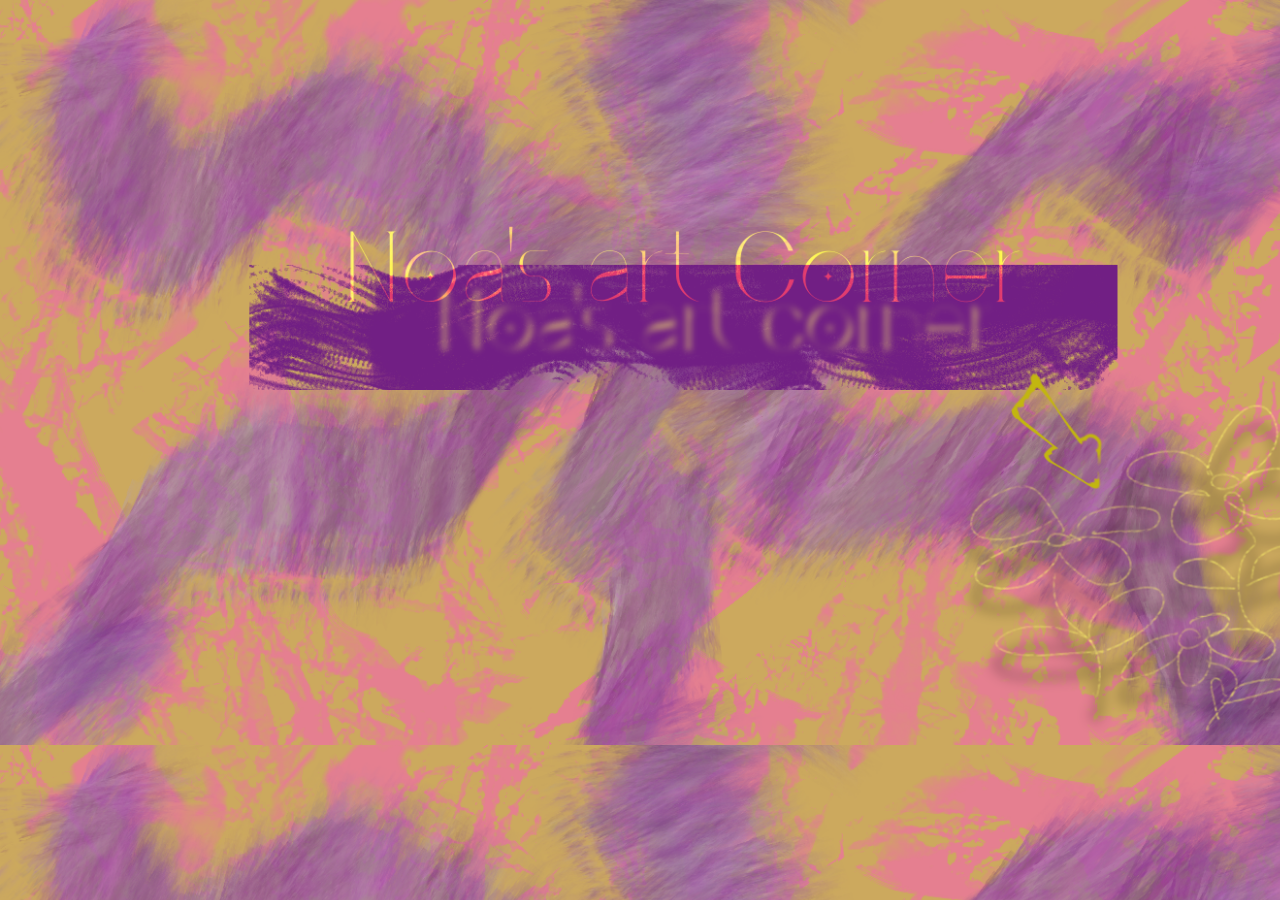
<file: index.html>
<!DOCTYPE html>
<html lang="en" dir="ltr">
  <head>
    <meta charset="utf-8">
    <title></title>
    <link rel="stylesheet" href="style.css">
  </head>
  <body>

    <div class="flip-box">
  <div class="flip-box-inner">
    <div class="flip-box-front">
    </div>
    <div class="flip-box-back">
       <a href="Home.html">
         <div class="box">
           The Box
         </div>
       </a>
    </div>
  </div>
</div>



  </body>
</html>
</file>
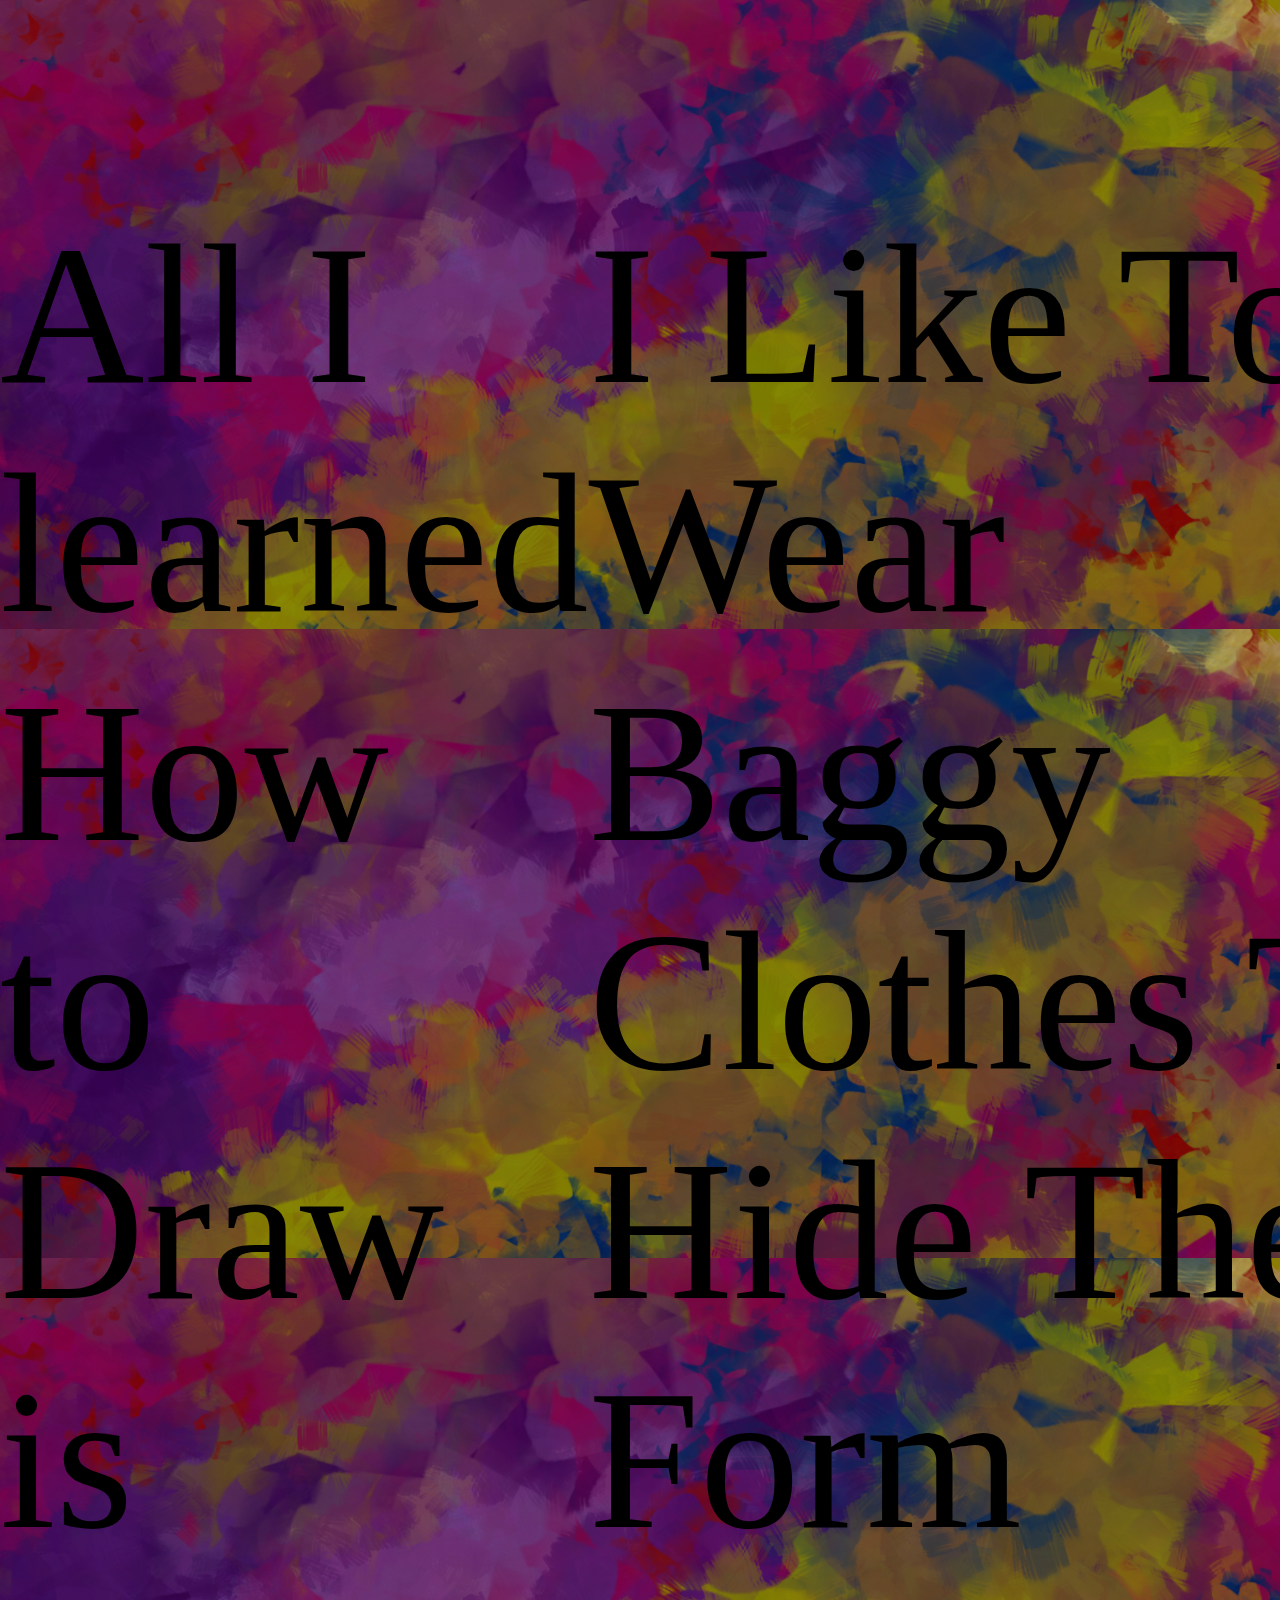
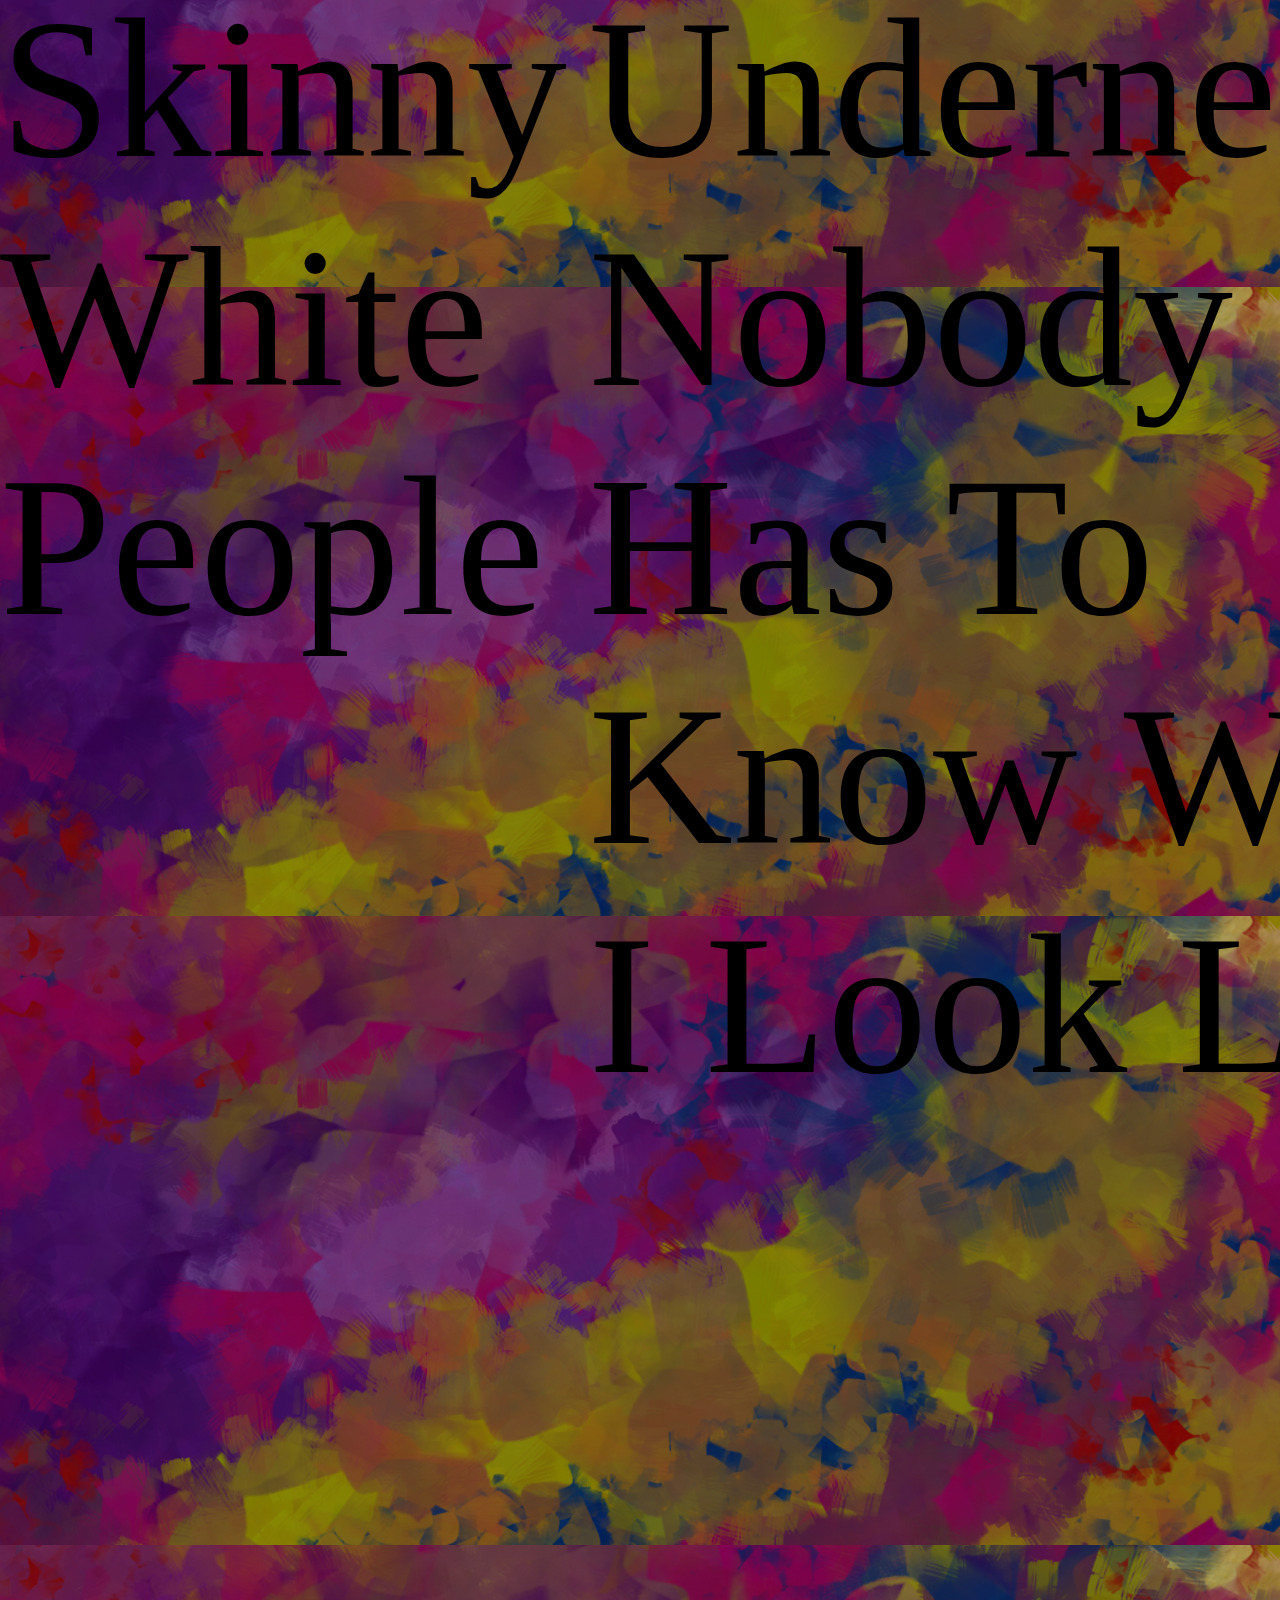
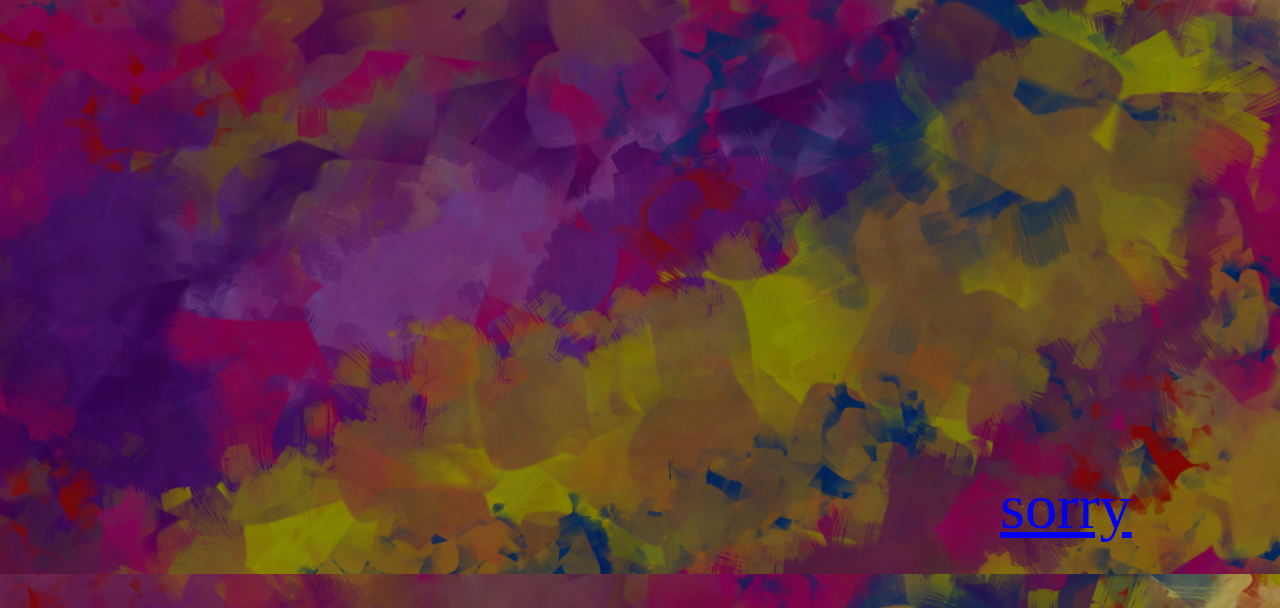
<file: CouldBeWorse.html>
<!DOCTYPE html>
<html lang="en" dir="ltr">
  <head>
    <meta charset="utf-8">
    <title></title>
    <link rel="stylesheet" href="styleBody.css">
  </head>
  <body>

    <div class="container">
      <div class="page">
        <p>All I learned How to Draw is Skinny White People</p><p>I Like To Wear Baggy Clothes To Hide The Form Underneath. Nobody Has To Know What I Look Like</p><p>If I could Get Surgery to Remove Body Parts, I Would Have None Left</p><p>I buy clothes and then donate them because I never look like the male models in the photos</p></a>
      </div>
      <a href="MyMusicTasteStinksImSorry.html"><p id="link">sorry</p>
    </div>

  </body>
</html>
</file>
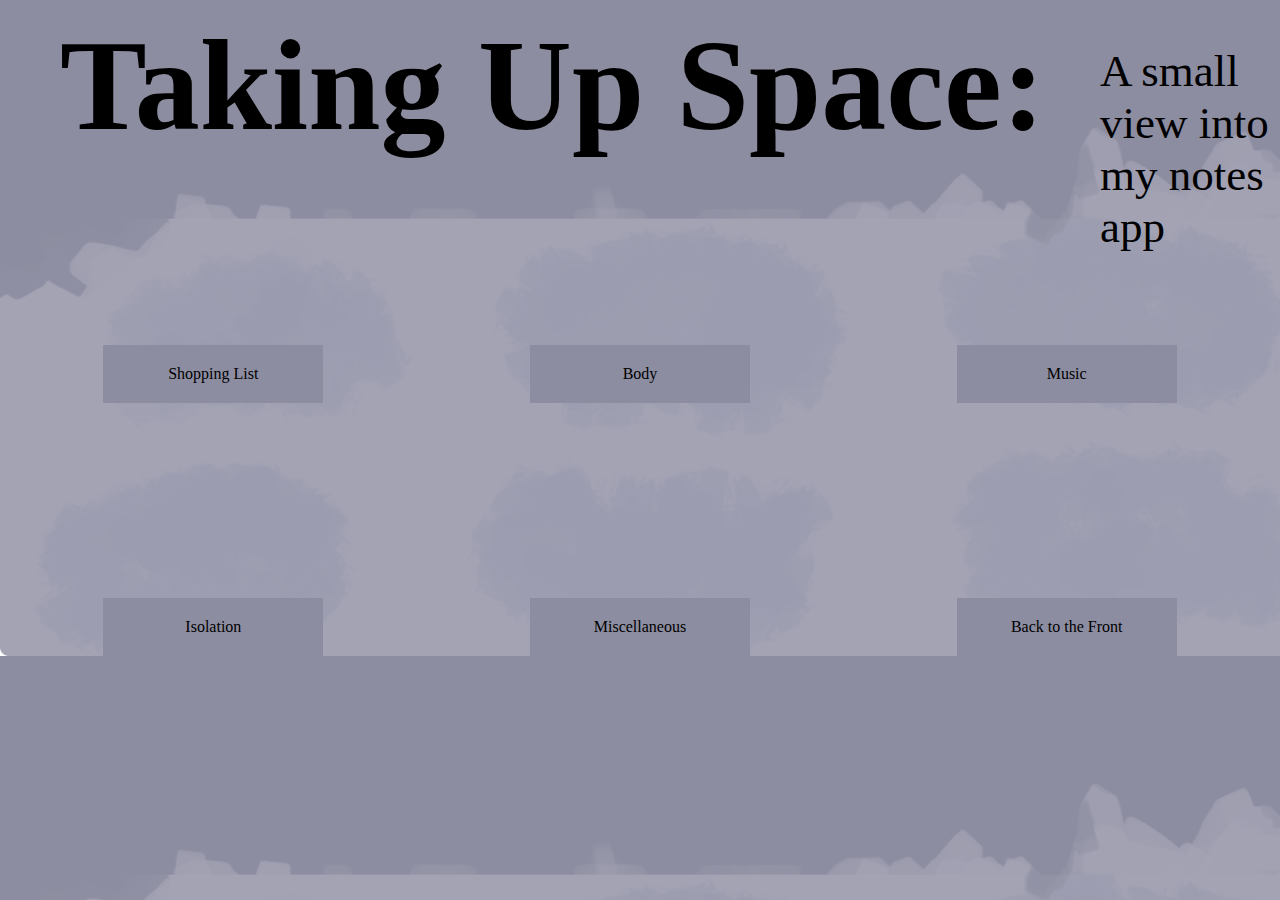
<file: Home.html>
<!DOCTYPE html>
<html lang="en" dir="ltr">
  <head>
    <meta charset="utf-8">
    <title></title>
    <link rel="stylesheet" href="styleHome.css">
  </head>
  <body>

<div class="header">
  <h1>Taking Up Space:</h1>
  <p>A small view into my notes app</p>
</div>

    <div class="page">

      <div class="item">
          <div class="selectBox">
            <a href="ThisOneIsALittleEmbarrassing.html">
            Shopping List
          </a>
          </div>
      </div>
      <div class="item">
        <div class="selectBox">
          <a href="CouldBeWorse.html">
            Body
          </a>
        </div>
      </div>
      <div class="item">
        <div class="selectBox">
          <a href="MyMusicTasteStinksImSorry.html">
            Music
          </a>
        </div>
      </div>
      <div class="item">
        <div class="selectBox">
          <a href="ImFineThough.html">
            Isolation
          </a>
        </div>
      </div>
      <div class="item">
        <div class="selectBox">
          <a href="VeryUnoriginal.html">
            Miscellaneous
          </a>
        </div>
      </div>
      <div class="item">
        <div class="selectBox">
          <a href="index.html">
            Back to the Front
          </a>
        </div>
      </div>
    </div>

  </body>
</html>
</file>
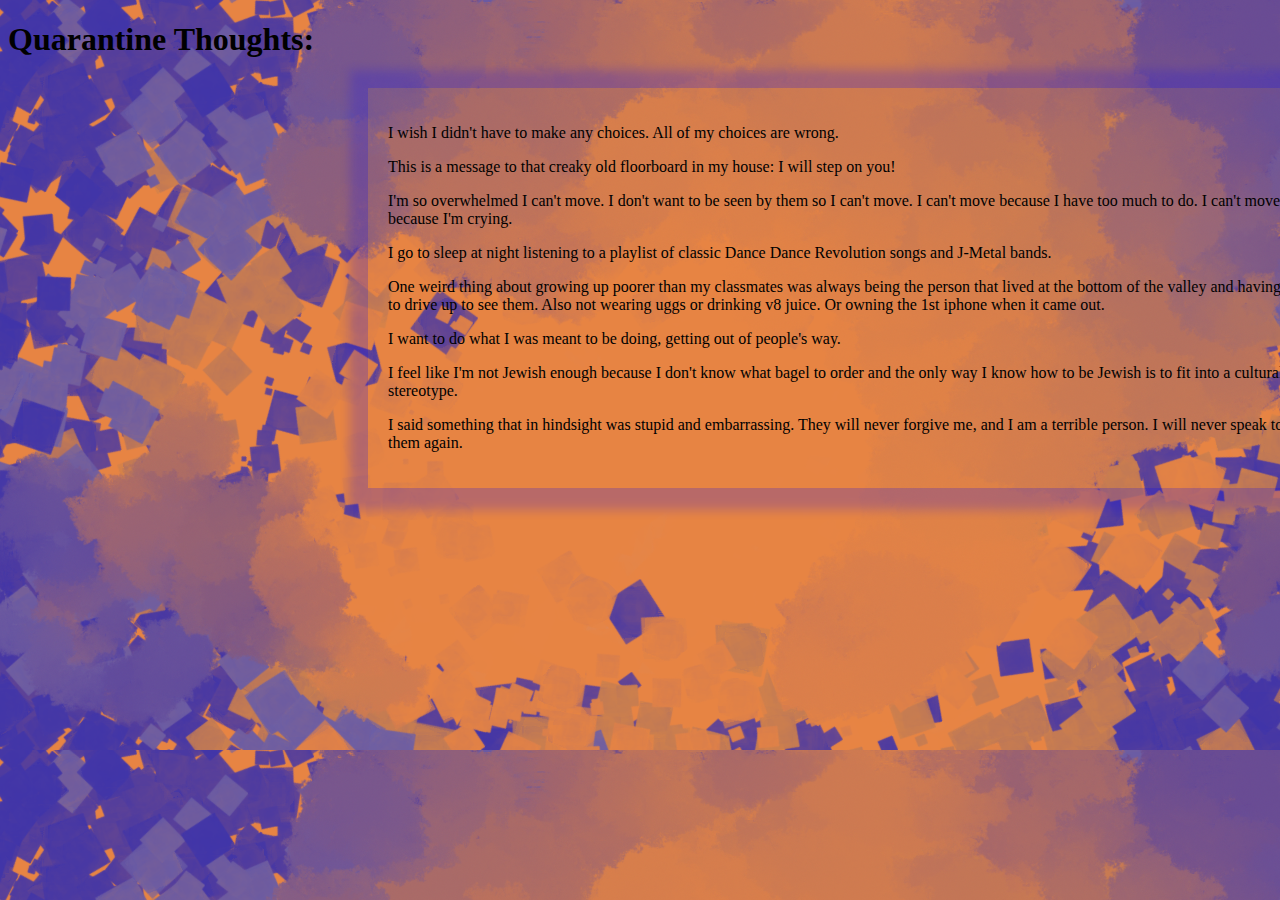
<file: ImFineThough.html>
<!DOCTYPE html>
<html lang="en" dir="ltr">
  <head>
    <meta charset="utf-8">
    <title></title>
    <link rel="stylesheet" href="styleIso.css">
<h1>Quarantine Thoughts:</h1>
<div class="content">
  <p>I wish I didn't have to make any choices. All of my choices are wrong.</p>
  <p>This is a message to that creaky old floorboard in my house: I will step on you!</p>
  <p>I'm so overwhelmed I can't move. I don't want to be seen by them so I can't move. I can't move because I have too much to do. I can't move because I'm crying.</p>
  <p>I go to sleep at night listening to a playlist of classic Dance Dance Revolution songs and J-Metal bands.</p>
  <p>One weird thing about growing up poorer than my classmates was always being the person that lived at the bottom of the valley and having to drive up to see them. Also not wearing uggs or drinking v8 juice. Or owning the 1st iphone when it came out.</p>
  <p>I want to do what I was meant to be doing, getting out of people's way.</p>
  <p>I feel like I'm not Jewish enough because I don't know what bagel to order and the only way I know how to be Jewish is to fit into a cultural stereotype.</p>
  <p>I said something that in hindsight was stupid and embarrassing. They will never forgive me, and I am a terrible person. I will never speak to them again.</p>
</div>

  </head>
  <body>

  </body>
</html>
</file>
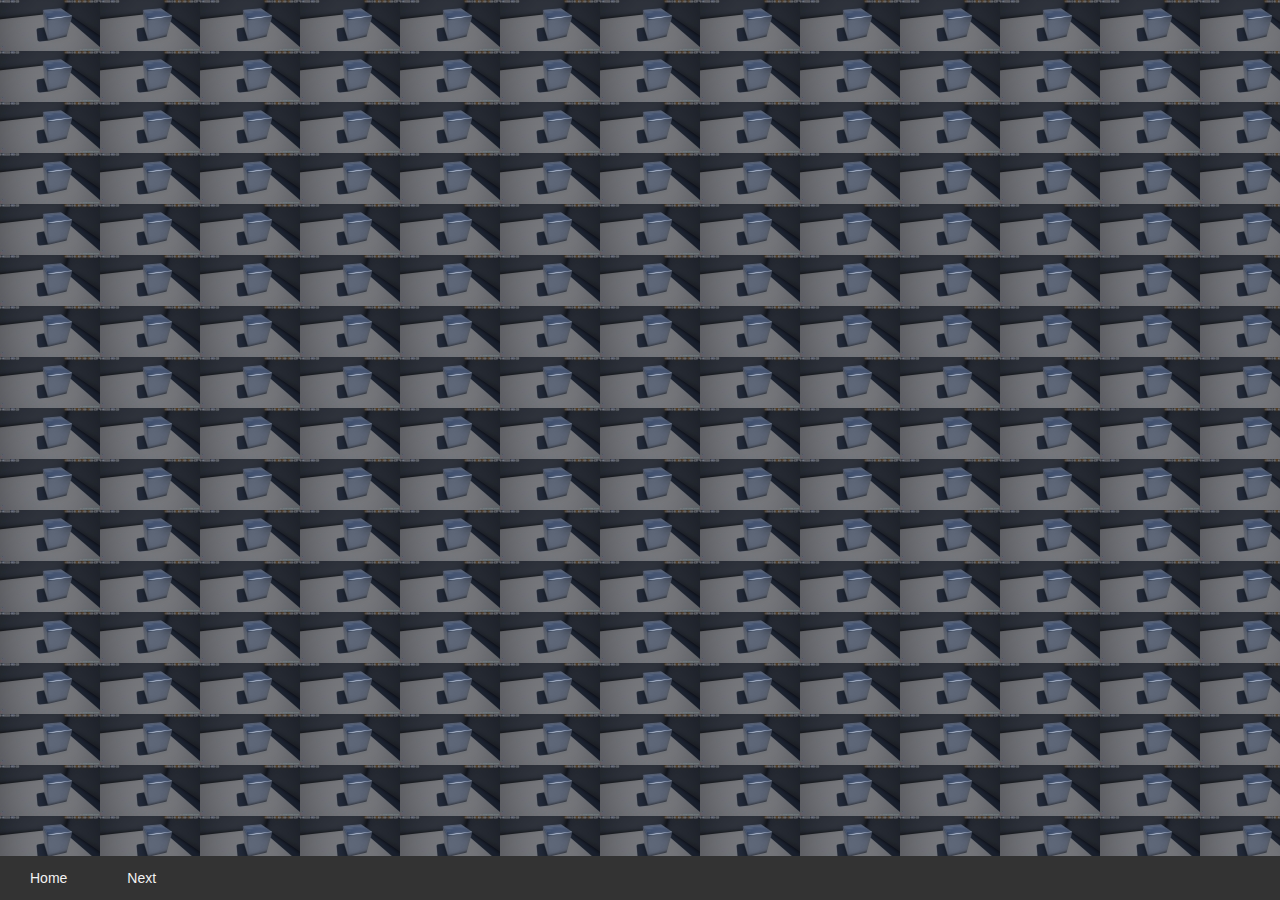
<file: MyMusic2.html>
<!DOCTYPE html>
<html lang="en" dir="ltr">
  <head>
    <meta charset="utf-8">
    <title></title>
    <link rel="stylesheet" href="styleMusic2.css">
  </head>
  <body>

    <iframe src="https://open.spotify.com/embed/playlist/7jO5kvyzcZpBU1XmPO5YF4?utm_source=generator&amp;theme=0" width="100%" height="380" frameBorder="0" allowfullscreen="" allow="autoplay; clipboard-write; encrypted-media; fullscreen; picture-in-picture"></iframe>

    <div class="navbar">
      <a href="Home.html">Home</a>
      <a href="ImFineThough">Next</a>
    </div>

  </body>
</html>
</file>
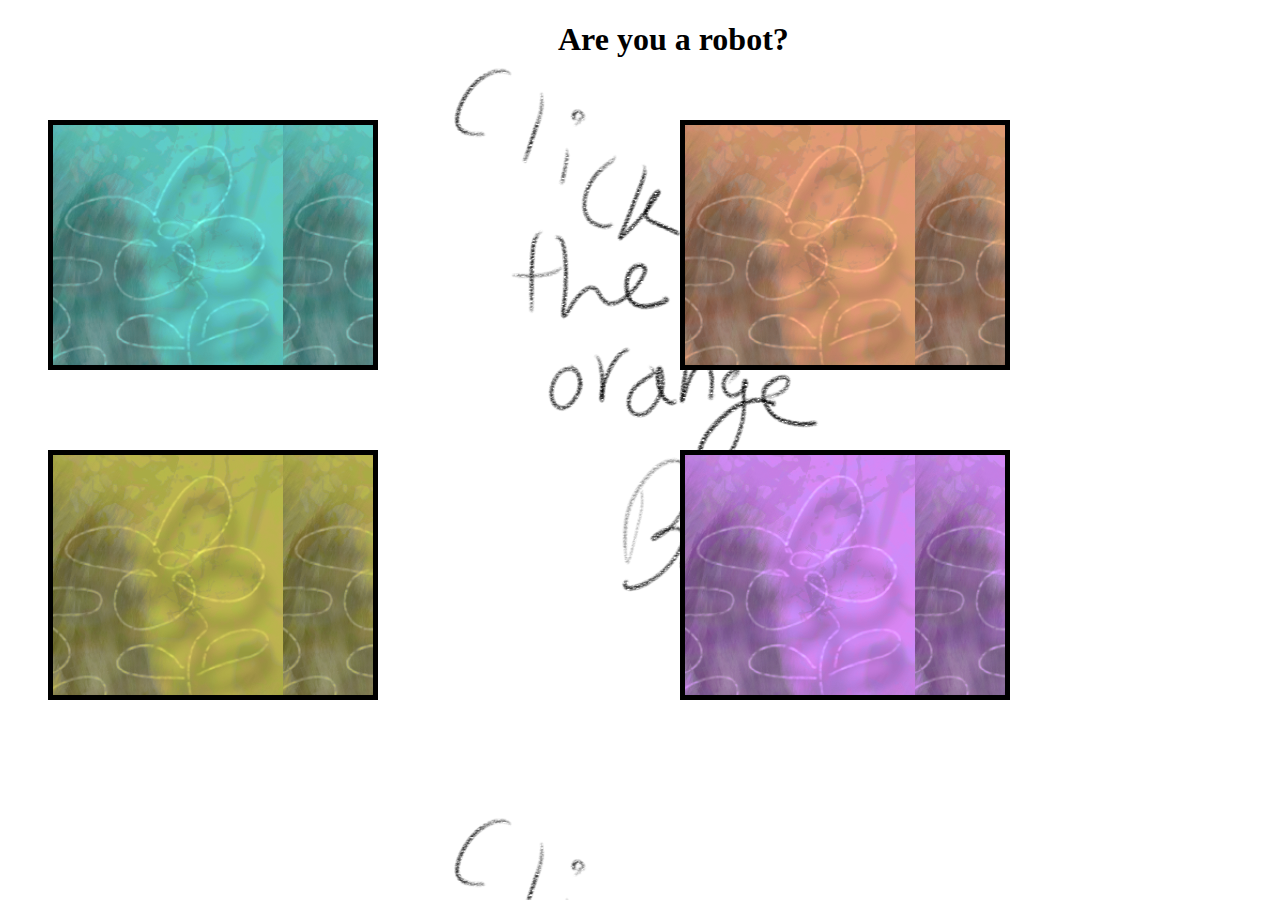
<file: MyMusicTasteStinksImSorry.html>
<!DOCTYPE html>
<html lang="en" dir="ltr">
  <head>
    <meta charset="utf-8">
    <title></title>
    <link rel="stylesheet" href="styleMusic.css">
  </head>
  <body>

<h1>Are you a robot?</h1>

<div class="page">

    <div class="picColor" id="Blue">
    </div>
    <a href="MyMusic2.html"><div class="picColor" id="Orange">
  </div></a>

  <div class="picColor" id="Yellow">
  </div>
  <div class="picColor" id="Purple">
  </div>
</div>
  </body>
</html>
</file>
<file: style.css>
body {
  background-size: cover;
  background-image: url(Welcomev002.png);
}


.flip-box {
  background-color: transparent;
  width: 210px;
  height: 280px;
  border: 0px solid #f1f1f1;
  perspective: 1000px;
  margin-left: 1298px;
  margin-top: 457px;
}

.flip-box-inner {
  position: relative;
  width: 100%;
  height: 100%;
  text-align: center;
  transition: transform 0.6s;
  transform-style: preserve-3d;
}

.flip-box:hover .flip-box-inner {
  transform: rotateY(180deg);
}

.flip-box-front, .flip-box-back {
  position: absolute;
  width: 100%;
  height: 100%;
  -webkit-backface-visibility: hidden;
  backface-visibility: hidden;
}

.flip-box-front {
  background-color: transparent;
  color: black;
}

.flip-box-back {
  background-color: rgba(0, 0, 0, 0.2);
  color: white;
  transform: rotateY(180deg);
}

.box {
  margin-top: 100px;
}


a {
  color: lightBlue;
  text-decoration: none;
}

a:hover {
  color: white;
  font-family: cursive;
  font-size: 32px;
}
</file>
<file: styleBody.css>
body {
  background-size: contain;
  background-image: url(Body-BG.png);
}

body, html {
  margin: 0px;
  padding: 0px;
}

.container {
  padding: 0px;
  margin: 0px;
}

.page {
 display: flex;
 overflow: visible;
 margin: 0px;
 padding: 0px;
}

p {
  font-size: 200px;
  top: 100px;
  left: 0px;
}

#link {
  padding-left: 1000px;
  font-size: 64px;
}

#p2 {
  color: white;
}
</file>
<file: styleHome.css>
body {
  background-size: cover;
  background-image: url(Home-BG.png);
}

body, html {
  padding: 0px;
  margin: 0px;
}

.header {
  display: grid;
  grid-template-columns: 1100px 1fr;
  height: 150px;
}

h1 {
  font-size: 130px;
  padding-left: 60px;
  padding-top: 0px;
  margin-top: 10px;
}

p {
  font-size: 45px;
  padding-top: 0px;
}

.page {
  display: grid;
  grid-template-rows: repeat(2, 1fr);
  grid-template-columns: repeat(3, 1fr);
}

.item {
  display: flex;
  text-align: center;
  margin-bottom: center;
  max-width: 100%;
  justify-content: center;
}

.selectBox {
  background-color: #8d8da1;
  padding: 20px;
  margin-top: 195px;
  width: 180px;
}

a {
  color: black;
  text-decoration: none;
}

a:hover {
  color: rgba(202, 230, 197, 1);
  text-decoration: none;
  text-transform: uppercase;
}
</file>
<file: styleIso.css>
body {
  background: url(IsolationBG.png);
}

.content {
  width: 900px;
  padding: 20px;
  margin-top: 30px;
  margin-left: 40vh;
  margin-right: 50vh;
  box-shadow: 2px 2px 10px 20px rgba(0, 0, 255, 0.2);
}
</file>
<file: styleMusic2.css>
body, html {
  margin: 0px;
}

body {
  background: url(cubeIMG.jpeg);
}

.navbar {
  overflow: hidden;
  background-color: #333;
  position: fixed;
  bottom: 0;
  width: 100%;
}

.navbar a {
  float: left;
  display: block;
  color: #f2f2f2;
  text-align: center;
  padding: 14px 30px;
  font-family: sans-serif;
  text-decoration: none;
  font-size: 14px;
}

.navbar a:hover {
  background: #f1f1f1;
  color: black;
}
</file>
<file: styleMusic.css>
body {
  background: url(Music-BG.png)
}

h1 {
  margin-left: 550px;
}

.page{
  display: grid;
  grid-template-columns: 1fr 1fr;
  grid-template-rows: 1fr 1fr;
}


.picColor{
      width:320px;
      height:240px;
      background-size: cover;
      border:5px solid #000000;
      margin: 40px;
    }
    .picColor:hover
    {
      opacity:1;
      background:#FFFFFF;
      width:320px;
      height:240px;
    }

#Blue {
  background: url(WelcomeFlowerBlue.png);
}

#Orange {
  background: url(WelcomeFlowerOrange.png);

}

#Yellow {
  background: url(WelcomeFlowerYellow.png);
}

#Purple {
  background: url(WelcomeFlowerPurple.png)
}
</file>
